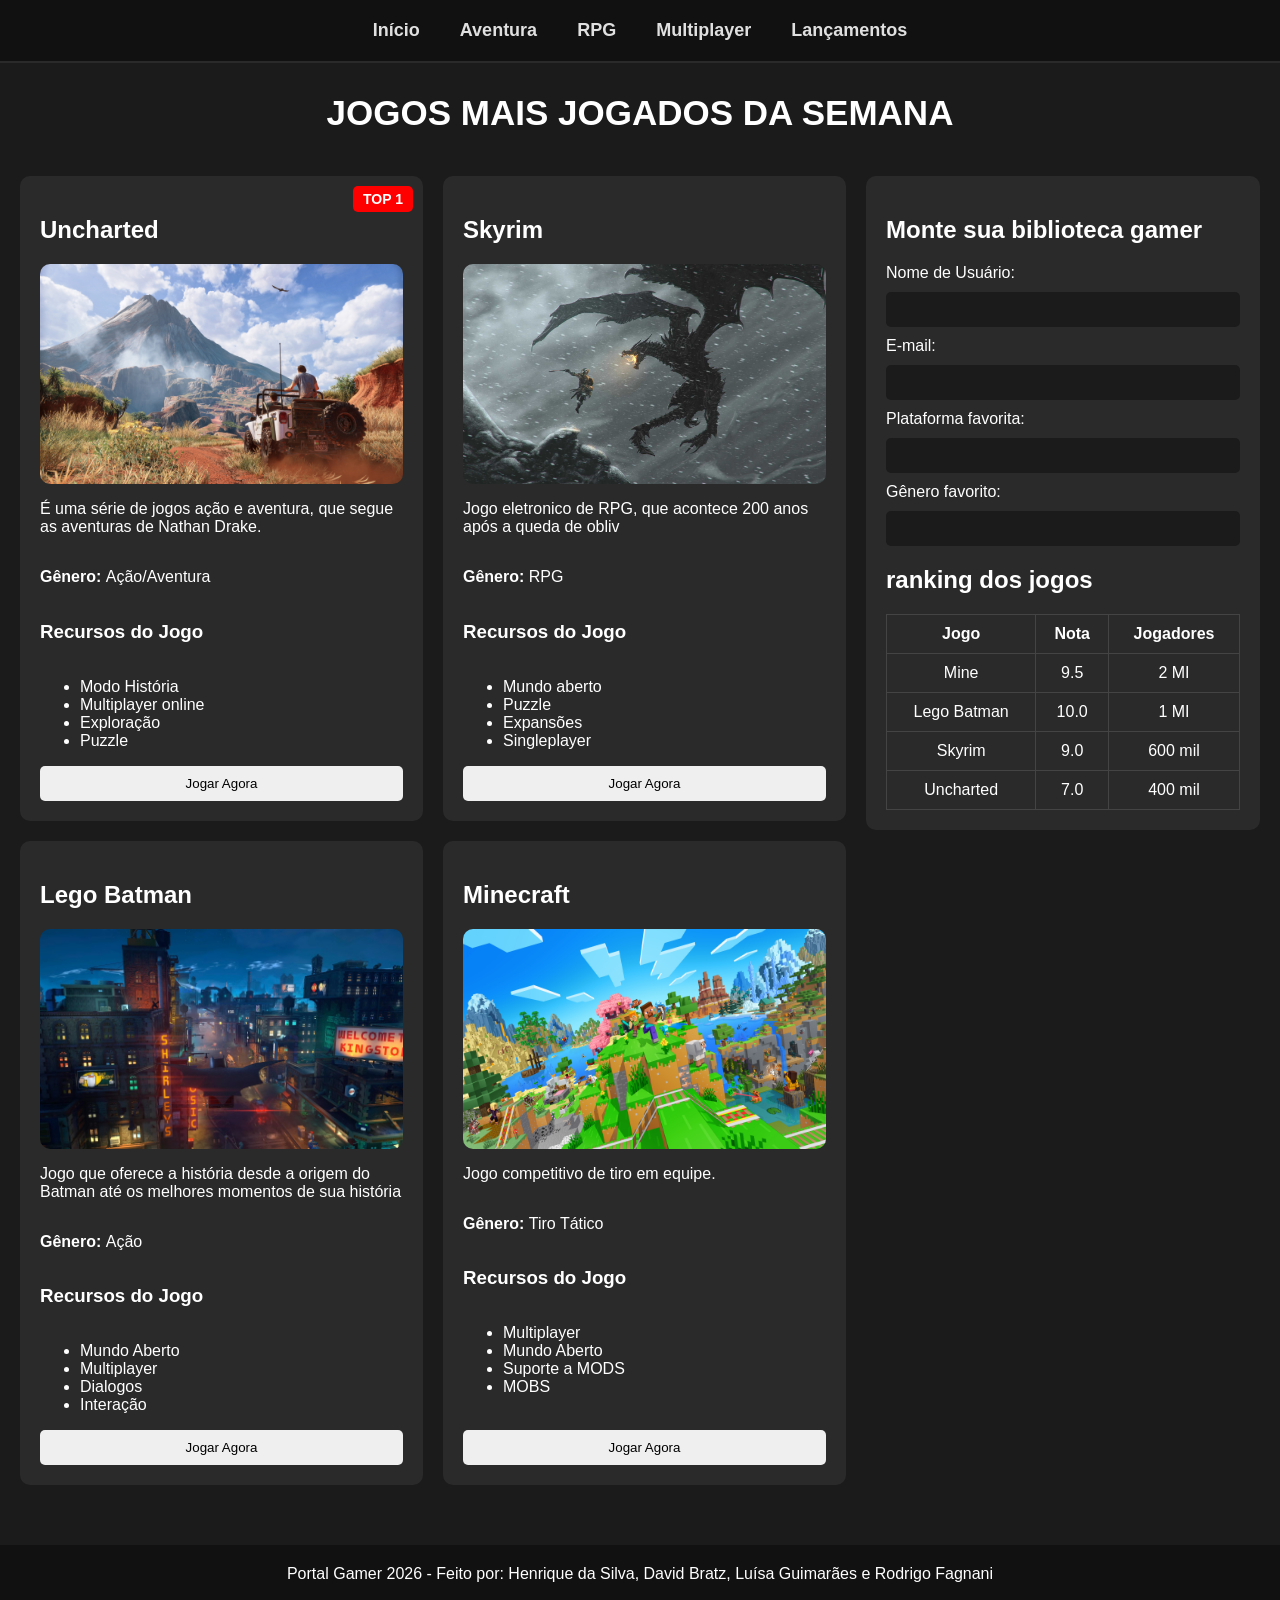
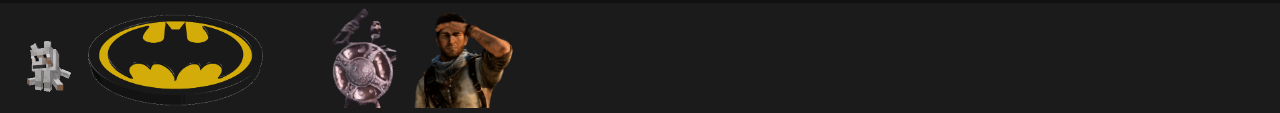
<file: jogos.html>
<!DOCTYPE html>
<html lang="pt-br">
<head>
    <meta charset="UTF-8">
    <meta name="viewport" content="width=device-width, initial-scale=1.0">
    <title>SITE PROVA</title>
    <link rel="stylesheet" href="jogos.css">
</head>
<body>
   <header>
        <nav>
            <ul>
                <li><a href="#">Início</a></li>
                <li><a href="#">Aventura</a></li>
                <li><a href="#">RPG</a></li>
                <li><a href="#">Multiplayer</a></li>
                <li><a href="#">Lançamentos</a></li>

            </ul>

        </nav>

 </header> 
 <h1>JOGOS MAIS JOGADOS DA SEMANA</h1>
<main>
    <section class="catalogo-jogos">
        <div class="card-jogo">
            <span class="etiqueta">TOP 1</span>
            <h2>Uncharted</h2>
            <img src="imagens/uncharted.jpg">
            <p>É uma série de jogos ação e aventura, que segue as aventuras de Nathan Drake.</p>
            <p><strong>Gênero: </strong>Ação/Aventura</p>


            <h3>Recursos do Jogo</h3>

            <ul>
                <li>Modo História</li>
                <li>Multiplayer online</li>
                <li>Exploração</li>
                <li>Puzzle</li>
            </ul>


            <button>Jogar Agora</button>


        </div>

        <div class="card-jogo">
            <h2>Skyrim</h2>
            <img src="imagens/skyrim.jpg">
            <p>Jogo eletronico de RPG, que acontece 200 anos após a queda de obliv</p>
            <p><strong>Gênero: </strong>RPG</p>


            <h3>Recursos do Jogo</h3>

            <ul>
                <li>Mundo aberto</li>
                <li>Puzzle</li>
                <li>Expansões</li>
                <li>Singleplayer</li>
            </ul>


            <button>Jogar Agora</button>

        </div>

        <div class="card-jogo">
            <h2>Lego Batman</h2>
            <img src="imagens/batman.avif">
            <p>Jogo que oferece a história desde a origem do Batman até os melhores momentos de sua história</p>
            <p><strong>Gênero: </strong>Ação</p>

            <h3>Recursos do Jogo</h3>

            <ul>
                <li>Mundo Aberto</li>
                <li>Multiplayer</li>
                <li>Dialogos</li>
                <li>Interação</li>
            </ul>

            <button>Jogar Agora</button>

        </div>

        <div class="card-jogo">
            <h2>Minecraft</h2>
            <img src="imagens/minecraft.jpeg">
            <p>Jogo competitivo de tiro em equipe.</p>
            <p><strong>Gênero: </strong>Tiro Tático</p>

            <h3>Recursos do Jogo</h3>

            <ul>
                <li>Multiplayer</li>
                <li>Mundo Aberto</li>
                <li>Suporte a MODS</li>
                <li>MOBS</li>
            </ul>


            <button>Jogar Agora</button>

        </div>

    </section>

    <section class="painel-usuario">
        <h2>Monte sua biblioteca gamer</h2>
        <form>
            <label>Nome de Usuário:</label>
            <input type="text">

            <label>E-mail:</label>
            <input type="E-mail">

            <label>Plataforma favorita:</label>
            <input type="text">

            <label>Gênero favorito:</label>
            <input type="text">
        </form>

        <h2>ranking dos jogos</h2>

        <table>
            <tr>
                <th>Jogo</th>
                <th>Nota</th>
                <th>Jogadores</th>
            </tr>

            <tr>
                <td>Mine</td>
                <td>9.5</td>
                <td>2 MI</td>
            </tr>

            <tr>
                <td>Lego Batman</td>
                <td>10.0</td>
                <td>1 MI</td>

            </tr>

            <tr>
                <td>Skyrim</td>
                <td>9.0</td>
                <td>600 mil</td>
            </tr>

            <tr>
                <td>Uncharted</td>
                <td>7.0</td>
                <td>400 mil</td>
            </tr>


        </table>


    </section>

</main>



<footer>
   Portal Gamer 2026 - Feito por: Henrique da Silva, David Bratz, Luísa Guimarães e Rodrigo Fagnani

</footer>

<div class="gifzada">

    <img src="gifs/dog.gif" id="dog">
    <img src="gifs/batsinal.gif" id="batsinal">
    <img src="gifs/esqueleto.gif" id="esqueleto">
    <img src="gifs/nathan.gif" id="nathan">

</div>

</body>
</html>
</file>
<file: jogos.css>
{
    boxs-izing:border-box;
}

body{
    margin: 0;
    background-color: #1b1b1b;
    color: white;
    font-family: Arial, Helvetica, sans-serif;
}

header{
    background: #111;
    padding: 20px 40px;
    border-bottom: 2px solid #2a2a2a;
    position: sticky;
    z-index: 100;
    top: 0;
}

nav ul{
    display: flex;
    justify-content: center;
    gap: 40px;
    list-style: none;
    margin: 0;
    padding: 0;
}

nav a{
    text-decoration: none;
    color: #e0e0e0;
    font-size: 18px;
    font-weight: bold;
    transition: 0.3s;
    padding-bottom: 5px;
}

nav a:hover{
    color: #00ffff;
    border-bottom: 2px solid #00ffff;

}
main{
    display: flex;
    gap: 20px;
    padding: 20px;
}
h1{
    text-align: center;
    margin-top: 40px;
    font-size: 35px;
    margin-top: 30px;
}

.etiqueta{
    position: absolute;
    top: 10px;
    right: 10px;
    right: 10px;
    background-color: red;
    color: white;
    padding: 5px 10px;
    border-radius: 5px;
    font-size: 14px;
    font-weight: bold;
}
.catalogo-jogos{
    width: 70%;
    display: grid;
    grid-template-columns: 1fr 1fr;
    gap: 20px;
}
.card-jogo{
    display: flex;
    flex-direction: column;
    background-color: #2a2a2a;
    padding: 20px;
    border-radius: 10px;
    transition: 0.3s;
    position: relative;
}
.card-jogo img{
    width: 100%;
    height: 220px;
    border-radius: 10px;
}
.card-jogo button{
    margin-top: auto;
    padding: 10px;
    border: none;
    border-radius: 5px;
    cursor: pointer;
}
.card-jogo button:hover{
    background-color: #00ffff;
}

.card-jogo:hover{
    filter: grayscale(80%);
}

.painel-usuario{
    width: 30%;
    background-color: #2a2a2a;
    padding: 20px;
    border-radius: 10px;
    height: fit-content;
}

form{
    display: flex;
    flex-direction: column;
    gap: 10px;
}

form input{
    padding: 10px;
    border: none;
    border-radius: 5px;
    background-color: #1b1b1b;
    color: white;
}
table{
    width: 100%;
    border-collapse: collapse;
    margin-top: 20px;
}

th, td{
    border: 1px solid #444;
    padding: 10px;
    text-align: center;
}

footer{
    background-color: #111;
    color: white;
    text-align: center;
    padding: 20px;
    margin-top: 40px;
}

.gifzada{
    display: flex;
    flex-direction: row;
    padding: 5px;
    width: auto;
    height: 100px;
}
</file>
